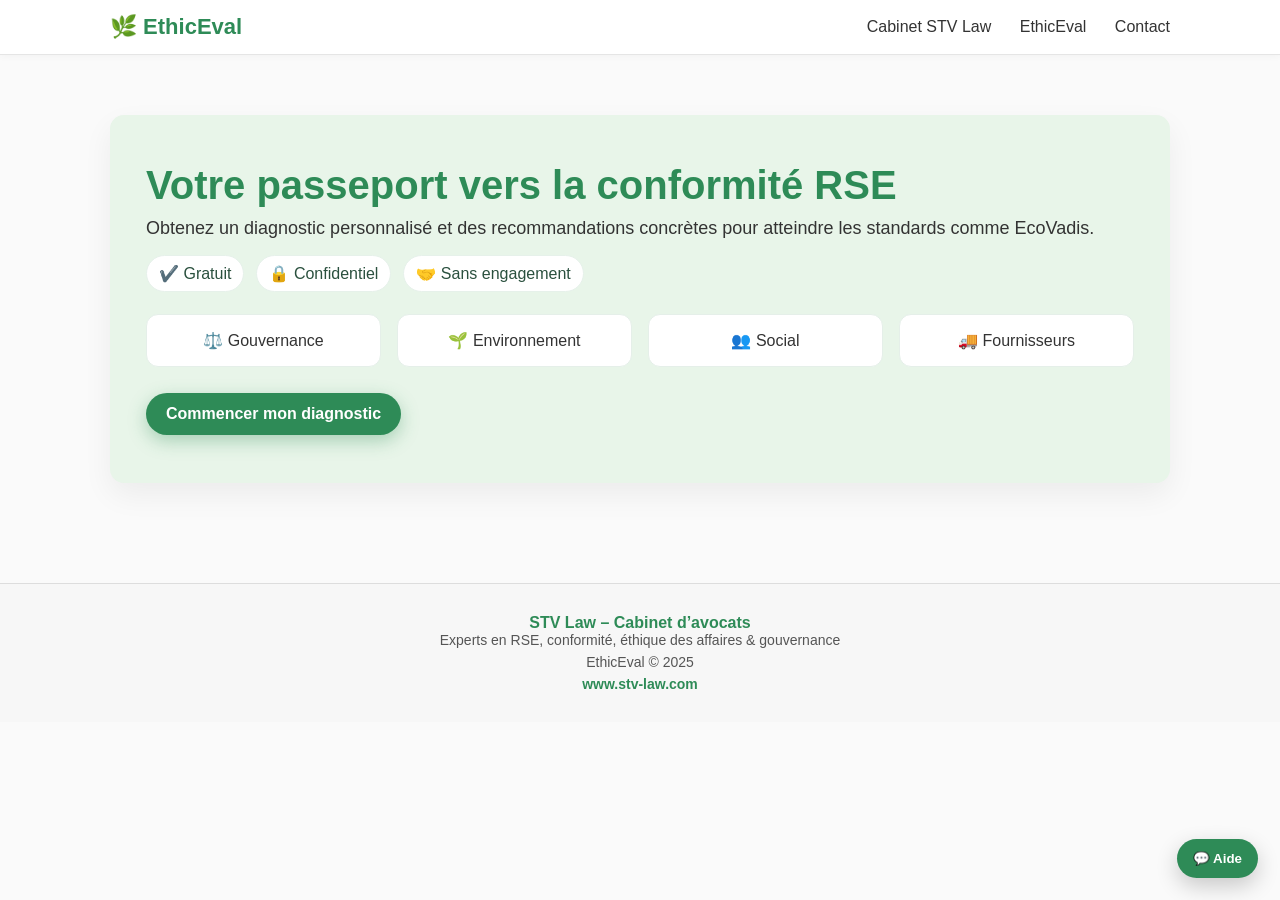
<file: index.html>
<!doctype html>
<html lang="fr">
<head>
  <meta charset="UTF-8">
  <title>EthicEval – Accueil</title>
  <link rel="stylesheet" href="styles.css">
</head>
<body>

<!-- === Chat Aide EthicEval === -->
<button class="chat-fab" id="eeChatFab">💬 Aide</button>

<div class="chat-panel" id="eeChatPanel" aria-live="polite">
  <div class="chat-header">
    <strong>Assistant RSE</strong>
    <button id="eeChatClose" class="btn secondary" style="padding:6px 10px">Fermer</button>
  </div>
  <div class="chat-body" id="eeChatBody">
    <div class="msg bot">Bonjour ! Posez votre question (ex: “c’est quoi un code de conduite ?”) ou choisissez un raccourci :</div>
    <div class="chat-suggestions" id="eeChatSugg"></div>
  </div>
  <div class="chat-input">
    <input id="eeChatInput" placeholder="Ex : modèle de charte fournisseurs…">
    <button id="eeChatSend">Envoyer</button>
  </div>
</div>

<script>
(function(){
  const fab = document.getElementById('eeChatFab');
  const panel = document.getElementById('eeChatPanel');
  const closeBtn = document.getElementById('eeChatClose');
  const body = document.getElementById('eeChatBody');
  const input = document.getElementById('eeChatInput');
  const send = document.getElementById('eeChatSend');
  const sugg = document.getElementById('eeChatSugg');

  // Raccourcis utiles
  const shortcuts = [
    "Définition : code de conduite",
    "Exemple : plan égalité professionnelle",
    "Mesurer le CO₂ : par où commencer ?",
    "Modèle : charte RSE fournisseurs",
    "ÉcoVadis : seuil et bonnes pratiques",
    "Devoir de vigilance : suis-je concerné ?"
  ];

  // Base de connaissances simple (offline)
  const kb = [
    {
      k: ["code de conduite","éthique","anticorruption"],
      a: "Un code de conduite est un document interne fixant les règles de comportement (éthique, anticorruption, conflits d’intérêts, cadeaux, lanceurs d’alerte…). Il est recommandé de le publier, le faire signer et former les équipes. Bonus : prévoir un canal de signalement."
    },
    {
      k: ["égalité professionnelle","index égalité","diversité"],
      a: "Un plan d’égalité professionnelle précise vos objectifs (recrutement, rémunération, promotions, parentalité), indicateurs, responsables et échéances. Pour démarrer : audit des écarts H/F, objectifs chiffrés, calendrier et suivi annuel."
    },
    {
      k: ["co2","carbone","émissions","bilan gES","bilan ges","ghg"],
      a: "Mesurer le CO₂ : commencez par un périmètre (Scope 1-2 minimum), collectez les données (énergie, carburants), appliquez des facteurs d’émission (Base Carbone ADEME), puis consolidez un bilan. Étapes : données → facteurs → calculs → plan de réduction."
    },
    {
      k: ["fournisseurs","charte fournisseurs","clause rse","achat responsable"],
      a: "Charte RSE fournisseurs : engagements éthiques (droits humains, anticorruption, environnement), exigences de conformité, audits possibles, sanctions contractuelles et plan d’amélioration. À intégrer en annexe contractuelle (clauses RSE)."
    },
    {
      k: ["ecovadis","label","certification"],
      a: "EcoVadis évalue 4 thèmes : Environnement, Social & Droits Humains, Éthique, Achats responsables. Visez un score ≥ 65–70 pour une médaille ; 75+ devient très solide. Clés : politique écrite, preuves (rapports), indicateurs suivis et actions correctives."
    },
    {
      k: ["devoir de vigilance","vigilance","loi 2017","plan de vigilance"],
      a: "Devoir de vigilance (FR) : concerne surtout les grandes entreprises (seuils élevés). Exige d’identifier et prévenir les risques graves sur droits humains, santé/sécurité, environnement dans vos activités et celles de vos partenaires/sous-traitants."
    },
    {
      k: ["confidentialité","données","rgpd","hébergement"],
      a: "Confidentialité : dans EthicEval, les données restent en circuit fermé, hébergées dans l’UE et conformes RGPD. Les documents peuvent être pré-analysés (résumés, points forts/risques) pour préparer l’échange avec l’avocat."
    }
  ];

  function bot(text){
    const el = document.createElement('div');
    el.className = 'msg bot';
    el.textContent = text;
    body.appendChild(el);
    body.scrollTop = body.scrollHeight;
  }
  function user(text){
    const el = document.createElement('div');
    el.className = 'msg user';
    el.textContent = text;
    body.appendChild(el);
    body.scrollTop = body.scrollHeight;
  }

  function answer(q){
    const s = q.toLowerCase();
    let best = kb.find(item => item.k.some(key => s.includes(key)));
    if(!best){
      bot("Je peux aider avec : code de conduite, CO₂, égalité pro, EcoVadis, devoir de vigilance, charte fournisseurs, RGPD… Essayez un de ces raccourcis ⤵️");
      renderShortcuts();
    } else {
      bot(best.a);
      // suggestions contextuelles
      renderShortcuts();
    }
  }

  function renderShortcuts(){
    sugg.innerHTML = '';
    shortcuts.forEach(txt=>{
      const b=document.createElement('button');
      b.textContent = txt;
      b.onclick = ()=>{ user(txt); answer(txt); };
      sugg.appendChild(b);
    });
  }

  fab.onclick = ()=>{ panel.style.display = 'flex'; renderShortcuts(); input.focus(); };
  closeBtn.onclick = ()=>{ panel.style.display = 'none'; };
  send.onclick = ()=>{
    const v = input.value.trim();
    if(!v) return;
    user(v); input.value='';
    setTimeout(()=>answer(v), 150);
  };
  input.addEventListener('keydown', (e)=>{
    if(e.key==='Enter'){ send.click(); }
  });
})();
</script>
<!-- === /Chat Aide === -->


<header>
  <div class="header-inner">
    <div class="logo" style="display:flex;flex-direction:column;">
      <span style="font-size:22px;font-weight:700;color:#2E8B57;">🌿 EthicEval</span>
    </div>
    <nav>
      <a href="https://www.stv-law.com" target="_blank">Cabinet STV Law</a>
      <a href="index.html">EthicEval</a>
      <a href="contact.html">Contact</a>
    </nav>
  </div>
</header>



<div class="container">
  <section class="hero">
    <h1>Votre passeport vers la conformité RSE</h1>
    <p>Obtenez un diagnostic personnalisé et des recommandations concrètes pour atteindre les standards comme EcoVadis.</p>

    <div class="badges">
      <div class="badge">✔️ Gratuit</div>
      <div class="badge">🔒 Confidentiel</div>
      <div class="badge">🤝 Sans engagement</div>
    </div>

    <div class="pillars">
      <div class="pillar">⚖️ Gouvernance</div>
      <div class="pillar">🌱 Environnement</div>
      <div class="pillar">👥 Social</div>
      <div class="pillar">🚚 Fournisseurs</div>
    </div>

    <a class="cta" href="diagnostic.html">Commencer mon diagnostic</a>
  </section>
</div>

<footer style="margin-top:40px; padding:30px 0; background:#f7f7f7; border-top:1px solid #ddd; text-align:center; font-size:14px; color:#555;">
  <div style="font-weight:700; color:#2E8B57; font-size:16px;">STV Law – Cabinet d’avocats</div>
  <div>Experts en RSE, conformité, éthique des affaires & gouvernance</div>
  <div style="margin-top:6px;">EthicEval © 2025</div>
  <div style="margin-top:6px;">
    <a href="https://www.stv-law.com" target="_blank" style="color:#2E8B57; font-weight:600;">www.stv-law.com</a>
  </div>
</footer>
</body>
</html>
</file>
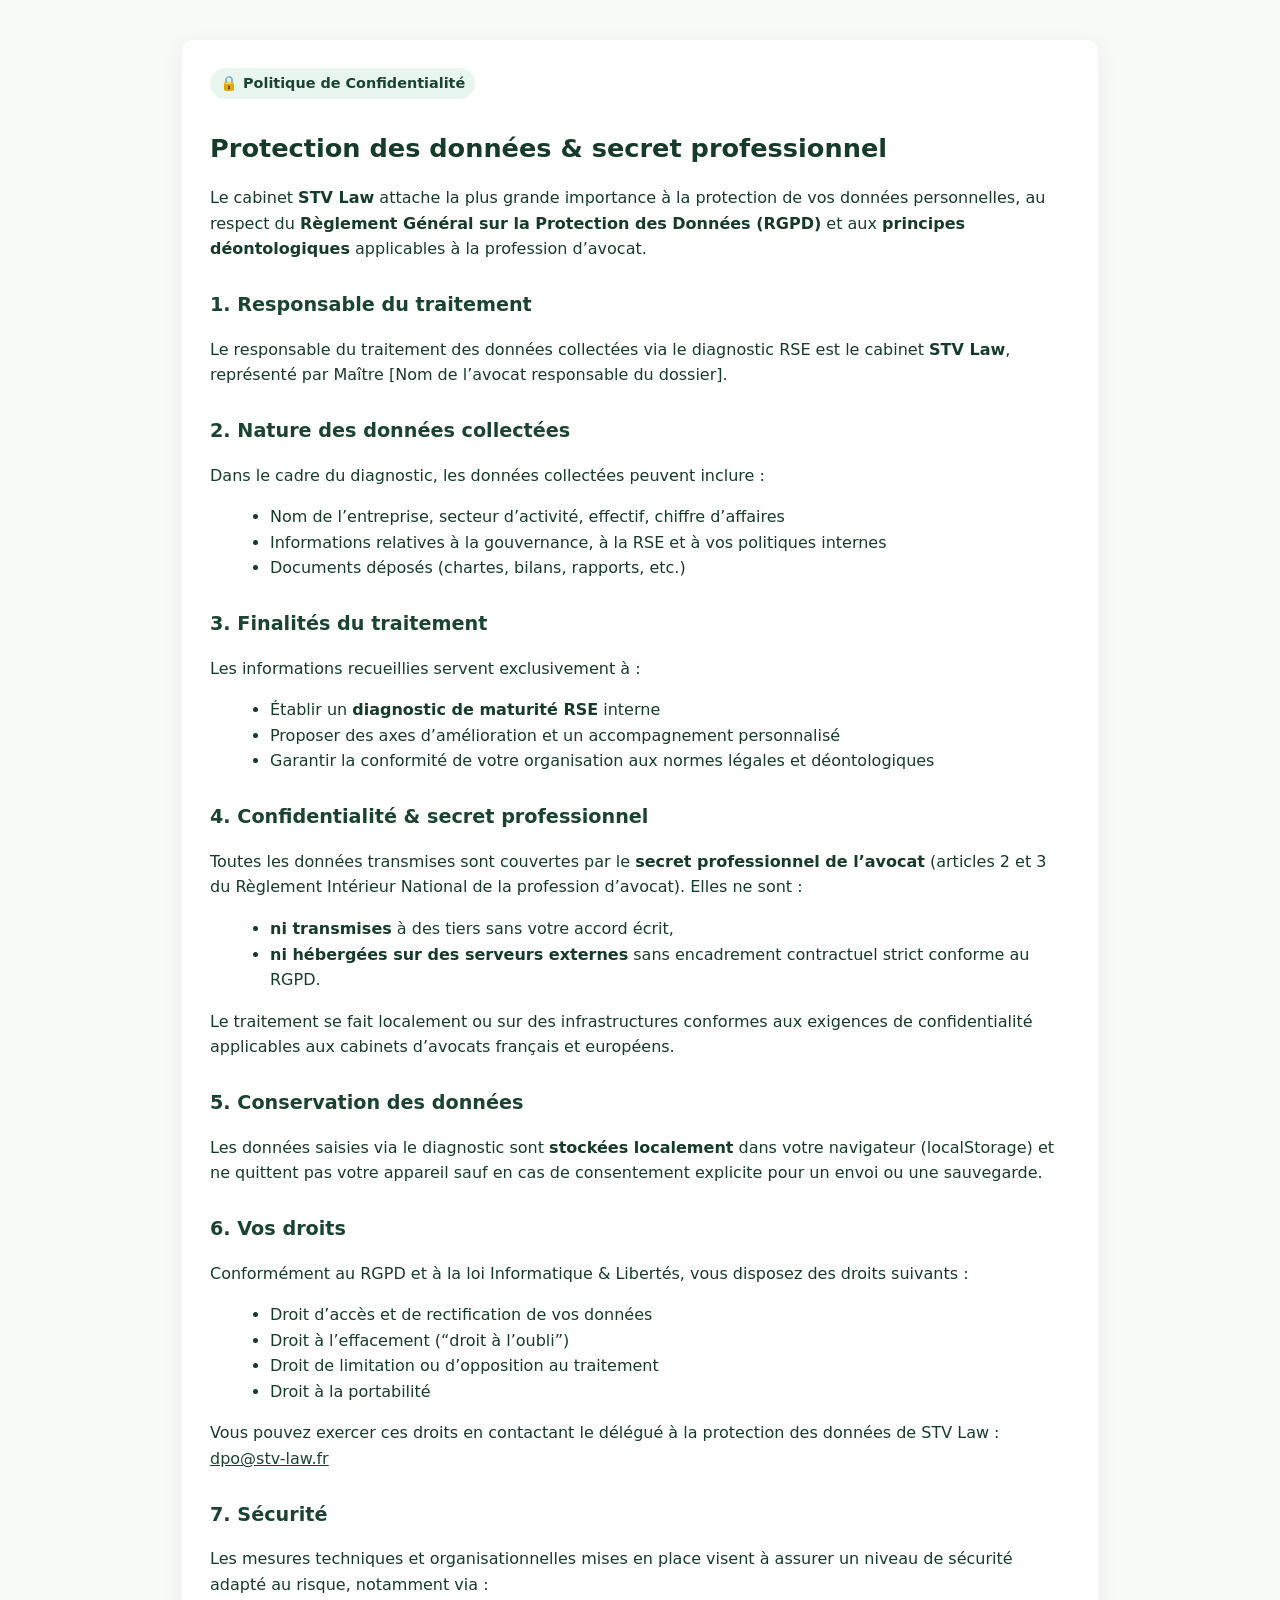
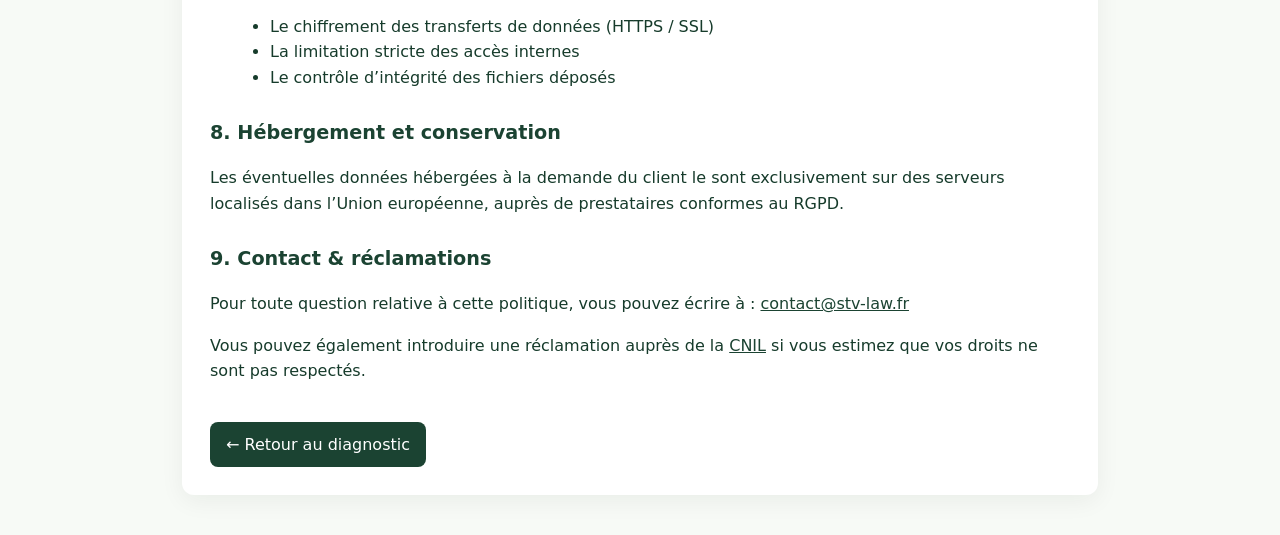
<file: politique-confidentialite.html>
<!DOCTYPE html>
<html lang="fr">
<head>
  <meta charset="utf-8" />
  <meta name="viewport" content="width=device-width,initial-scale=1" />
  <title>Politique de Confidentialité – STV Law</title>
  <style>
    body {
      font-family: Inter, system-ui, -apple-system, "Segoe UI", Roboto, "Helvetica Neue", Arial;
      margin: 0;
      background: #f7faf6;
      color: #163b2b;
      line-height: 1.6;
    }
    .container {
      max-width: 860px;
      margin: 40px auto;
      padding: 28px;
      background: #fff;
      border-radius: 12px;
      box-shadow: 0 6px 24px rgba(12,34,24,0.06);
    }
    h1 {
      font-size: 1.6rem;
      margin-bottom: 12px;
    }
    h2 {
      font-size: 1.2rem;
      margin-top: 28px;
      color: #1b4332;
    }
    p {
      margin-bottom: 14px;
    }
    ul {
      margin-left: 20px;
      list-style: disc;
    }
    a {
      color: #1b4332;
      text-decoration: underline;
    }
    .back {
      display: inline-block;
      margin-top: 24px;
      background: #1b4332;
      color: white;
      padding: 10px 16px;
      border-radius: 8px;
      text-decoration: none;
    }
    .back:hover {
      background: #163b2b;
    }
    .tag {
      display: inline-block;
      background: #e9f6ef;
      color: #1b4332;
      font-weight: 700;
      padding: 4px 10px;
      border-radius: 999px;
      font-size: 0.9rem;
      margin-bottom: 12px;
    }
  </style>
</head>
<body>
  <div class="container">
    <div class="tag">🔒 Politique de Confidentialité</div>
    <h1>Protection des données & secret professionnel</h1>

    <p>Le cabinet <strong>STV Law</strong> attache la plus grande importance à la protection de vos données personnelles, au respect du <strong>Règlement Général sur la Protection des Données (RGPD)</strong> et aux <strong>principes déontologiques</strong> applicables à la profession d’avocat.</p>

    <h2>1. Responsable du traitement</h2>
    <p>Le responsable du traitement des données collectées via le diagnostic RSE est le cabinet <strong>STV Law</strong>, représenté par Maître [Nom de l’avocat responsable du dossier].</p>

    <h2>2. Nature des données collectées</h2>
    <p>Dans le cadre du diagnostic, les données collectées peuvent inclure :</p>
    <ul>
      <li>Nom de l’entreprise, secteur d’activité, effectif, chiffre d’affaires</li>
      <li>Informations relatives à la gouvernance, à la RSE et à vos politiques internes</li>
      <li>Documents déposés (chartes, bilans, rapports, etc.)</li>
    </ul>

    <h2>3. Finalités du traitement</h2>
    <p>Les informations recueillies servent exclusivement à :</p>
    <ul>
      <li>Établir un <strong>diagnostic de maturité RSE</strong> interne</li>
      <li>Proposer des axes d’amélioration et un accompagnement personnalisé</li>
      <li>Garantir la conformité de votre organisation aux normes légales et déontologiques</li>
    </ul>

    <h2>4. Confidentialité & secret professionnel</h2>
    <p>Toutes les données transmises sont couvertes par le <strong>secret professionnel de l’avocat</strong> (articles 2 et 3 du Règlement Intérieur National de la profession d’avocat). Elles ne sont :</p>
    <ul>
      <li><strong>ni transmises</strong> à des tiers sans votre accord écrit,</li>
      <li><strong>ni hébergées sur des serveurs externes</strong> sans encadrement contractuel strict conforme au RGPD.</li>
    </ul>
    <p>Le traitement se fait localement ou sur des infrastructures conformes aux exigences de confidentialité applicables aux cabinets d’avocats français et européens.</p>

    <h2>5. Conservation des données</h2>
    <p>Les données saisies via le diagnostic sont <strong>stockées localement</strong> dans votre navigateur (localStorage) et ne quittent pas votre appareil sauf en cas de consentement explicite pour un envoi ou une sauvegarde.</p>

    <h2>6. Vos droits</h2>
    <p>Conformément au RGPD et à la loi Informatique & Libertés, vous disposez des droits suivants :</p>
    <ul>
      <li>Droit d’accès et de rectification de vos données</li>
      <li>Droit à l’effacement (“droit à l’oubli”)</li>
      <li>Droit de limitation ou d’opposition au traitement</li>
      <li>Droit à la portabilité</li>
    </ul>
    <p>Vous pouvez exercer ces droits en contactant le délégué à la protection des données de STV Law :  
      <a href="mailto:dpo@stv-law.fr">dpo@stv-law.fr</a></p>

    <h2>7. Sécurité</h2>
    <p>Les mesures techniques et organisationnelles mises en place visent à assurer un niveau de sécurité adapté au risque, notamment via :</p>
    <ul>
      <li>Le chiffrement des transferts de données (HTTPS / SSL)</li>
      <li>La limitation stricte des accès internes</li>
      <li>Le contrôle d’intégrité des fichiers déposés</li>
    </ul>

    <h2>8. Hébergement et conservation</h2>
    <p>Les éventuelles données hébergées à la demande du client le sont exclusivement sur des serveurs localisés dans l’Union européenne, auprès de prestataires conformes au RGPD.</p>

    <h2>9. Contact & réclamations</h2>
    <p>Pour toute question relative à cette politique, vous pouvez écrire à :  
      <a href="mailto:contact@stv-law.fr">contact@stv-law.fr</a></p>
    <p>Vous pouvez également introduire une réclamation auprès de la <a href="https://www.cnil.fr/" target="_blank">CNIL</a> si vous estimez que vos droits ne sont pas respectés.</p>

    <a href="diagnostic.html" class="back">← Retour au diagnostic</a>
  </div>
</body>
</html>
</file>
<file: styles.css>
:root{--green:#2E8B57;--dark:#333333;--light:#E8F5E9;--bg:#FAFAFA}
*{box-sizing:border-box}
html,body{margin:0;padding:0;font-family:Calibri, Arial, Helvetica, sans-serif;color:var(--dark);background:var(--bg)}
a{color:var(--green);text-decoration:none}
header{background:#fff;border-bottom:1px solid #e5e5e5;box-shadow:0 1px 8px rgba(0,0,0,.04)}
.header-inner{max-width:1100px;margin:0 auto;display:flex;align-items:center;justify-content:space-between;padding:14px 20px}
.logo{display:flex;align-items:center;gap:10px;color:var(--green);font-weight:700;font-size:22px}
nav a{margin-left:24px;color:var(--dark)}
.container{max-width:1100px;margin:0 auto;padding:32px 20px}
.hero{background:var(--light);border-radius:14px;box-shadow:0 12px 30px rgba(0,0,0,.06);padding:48px 36px;margin:28px 0}
.hero h1{color:var(--green);font-size:40px;margin:0 0 10px}
.hero p{font-size:18px;margin:8px 0 16px}
.badges{display:flex;gap:12px;flex-wrap:wrap;margin:12px 0 22px}
.badge{background:#fff;border:1px solid #e6f1ea;color:#2a503e;padding:8px 12px;border-radius:999px}
.pillars{display:grid;grid-template-columns:repeat(4,1fr);gap:16px;margin:10px 0 26px}
.pillar{background:#fff;border:1px solid #e5efe9;border-radius:12px;padding:16px;text-align:center}
.cta{display:inline-block;background:var(--green);color:#fff;padding:12px 20px;border-radius:999px;box-shadow:0 6px 18px rgba(46,139,87,.35);font-weight:700}
footer{border-top:1px solid #eee;padding:22px 0;margin-top:40px;text-align:center;color:#666;font-size:14px}

/* Étapes */
.stepbar{display:flex;justify-content:space-between;align-items:center;margin:8px 0 18px;color:#5b7c6c}
.step-title{font-size:28px;font-weight:800;margin:6px 0 8px;color:#174933}
.form-card{background:#fff;border:1px solid #e7eee9;border-radius:12px;padding:20px;margin-top:8px}
label.section{display:block;margin:16px 0 6px;font-weight:700;color:var(--green)}
.options{display:flex;flex-wrap:wrap;gap:18px;margin-bottom:8px}
select,.input,.upload,textarea{width:100%;padding:12px;border:1px solid #d9e2dc;border-radius:10px;background:#fff;font-size:16px}
.row{display:grid;grid-template-columns:1fr 1fr;gap:16px}
.actions{display:flex;justify-content:flex-end;margin-top:16px;gap:10px}
.btn{background:var(--green);color:#fff;border:none;border-radius:10px;padding:12px 16px;font-weight:700;cursor:pointer;text-align:center}
.btn.secondary{background:#ffffff;color:var(--green);border:1px solid var(--green)}
.help{background:#fff4e5;border:1px solid #ffd6a0;color:#7a4b00;border-radius:10px;padding:12px 14px;font-size:14px}

/* Résultats */
.kpis{display:grid;grid-template-columns:repeat(4,1fr);gap:16px}
.kpi{background:#fff;border:1px solid #e7eee9;border-radius:12px;padding:16px;text-align:center}
.score-ring{--p:68;width:130px;height:130px;border-radius:50%;background:conic-gradient(var(--green) calc(var(--p)*1%), #e9f4ee 0);display:flex;align-items:center;justify-content:center;margin:0 auto 8px}
.score-ring span{background:#fff;border-radius:50%;padding:16px 14px;border:1px solid #e9f4ee;font-weight:800}
.bars .bar{height:12px;background:#e9f4ee;border-radius:999px;overflow:hidden;margin-top:8px}
.bars .bar>i{display:block;height:100%;background:var(--green)}

@media(max-width:900px){
  .pillars{grid-template-columns:repeat(2,1fr)}
  .row{grid-template-columns:1fr}
  .kpis{grid-template-columns:repeat(2,1fr)}
}
/* === Chat Aide (global) === */
.chat-fab{
  position:fixed; right:22px; bottom:22px; z-index:9999;
  background:var(--green); color:#fff; border:none; border-radius:999px;
  padding:12px 16px; font-weight:700; cursor:pointer; box-shadow:0 8px 22px rgba(0,0,0,.2)
}
.chat-panel{
  position:fixed; right:22px; bottom:80px; width:340px; max-height:70vh;
  background:#fff; border:1px solid #e7eee9; border-radius:14px;
  box-shadow:0 16px 40px rgba(0,0,0,.18); display:none; flex-direction:column; overflow:hidden; z-index:9998
}
.chat-header{
  background:var(--light); padding:10px 12px; display:flex; align-items:center; justify-content:space-between;
  border-bottom:1px solid #e7eee9
}
.chat-header strong{ color:#174933 }
.chat-body{ padding:12px; overflow:auto; display:flex; flex-direction:column; gap:10px }
.msg{ padding:10px 12px; border-radius:12px; line-height:1.35; font-size:14px; border:1px solid #eef3ef }
.msg.bot{ background:#f7fbf9; align-self:flex-start }
.msg.user{ background:#fff; align-self:flex-end; border-color:#dfe9e3 }
.chat-suggestions{ display:flex; flex-wrap:wrap; gap:8px; margin-top:4px }
.chat-suggestions button{
  background:#ffffff; color:#174933; border:1px solid #cfe5d7; border-radius:999px;
  padding:6px 10px; font-size:12px; cursor:pointer
}
.chat-input{ border-top:1px solid #eef3ef; display:flex; gap:8px; padding:8px; background:#fff }
.chat-input input{
  flex:1; border:1px solid #d9e2dc; border-radius:10px; padding:10px 12px; font-size:14px
}
.chat-input button{
  background:var(--green); color:#fff; border:none; border-radius:10px; padding:10px 12px; font-weight:700; cursor:pointer
}
@media(max-width:420px){
  .chat-panel{ right:12px; width:92vw; }
}
/* === Barre de progression (ajout) === */
.progress-container{
  width:100%;
  background:#e5efe9;
  border-radius:20px;
  height:12px;
  margin:10px 0 20px;
}
.progress-bar{
  height:100%;
  background: var(--green, #2E8B57);
  border-radius:20px;
  transition:0.4s ease;
}
</file>
